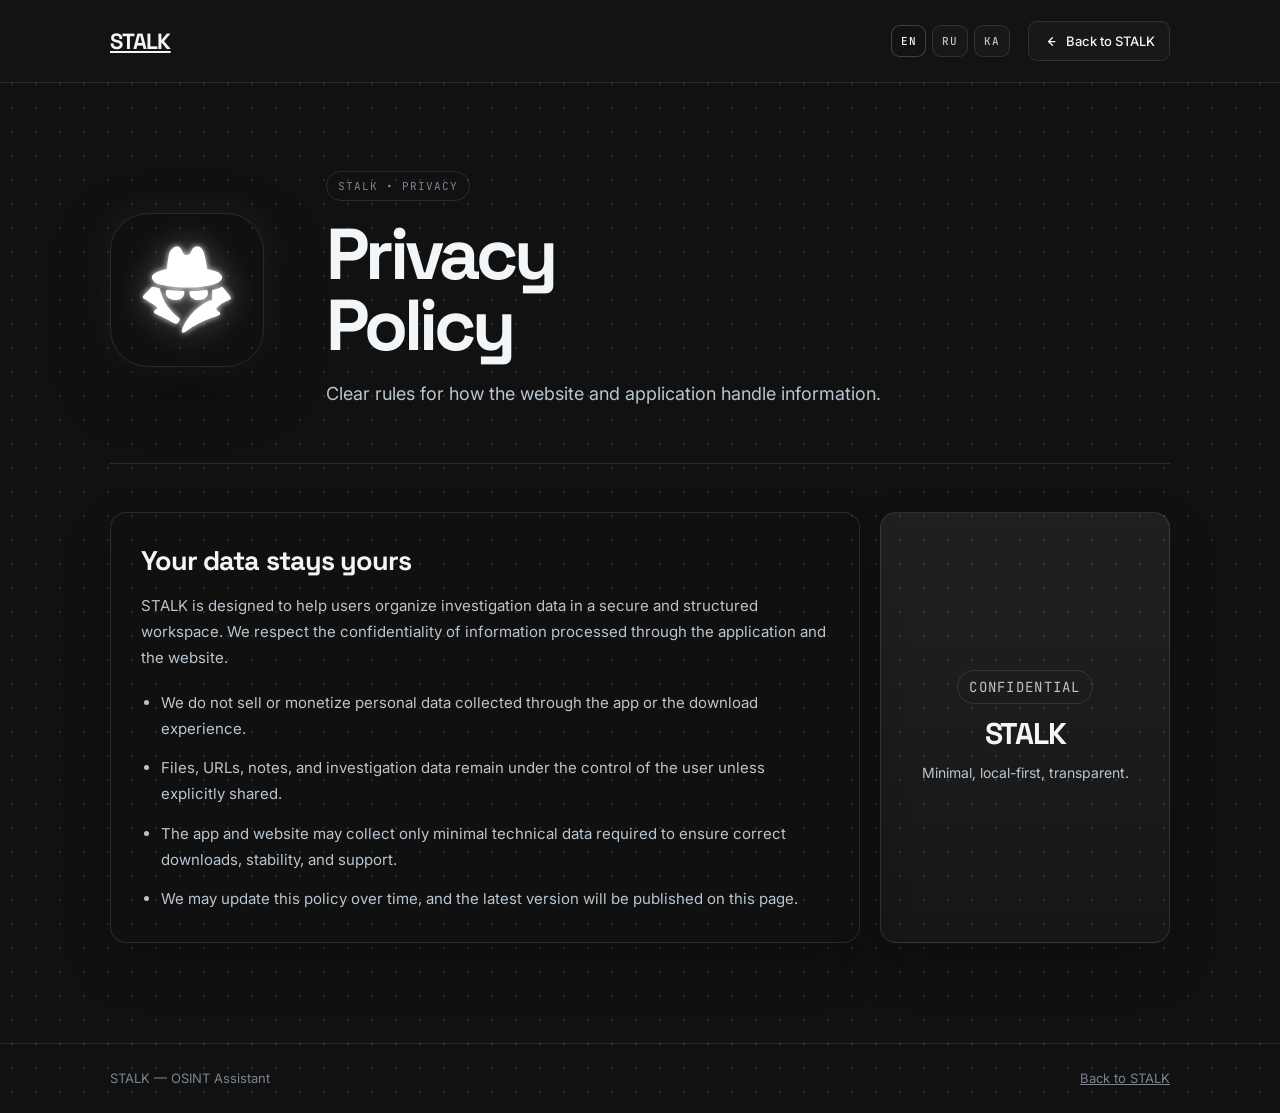
<file: privacy.html>
<!doctype html>
<html lang="en">
<head>
<meta charset="UTF-8" />
<meta name="viewport" content="width=device-width, initial-scale=1.0" />
<title>STALK - Privacy Policy</title>
<link rel="icon" type="image/svg+xml" href="favicon.svg" />
<link rel="preconnect" href="https://fonts.googleapis.com" />
<link rel="preconnect" href="https://fonts.gstatic.com" crossorigin />
<link href="https://fonts.googleapis.com/css2?family=Space+Grotesk:wght@500;700&family=Inter:wght@400;500;600&family=JetBrains+Mono:wght@400;500&display=swap" rel="stylesheet" />
<style>
  :root{--bg:#111111;--panel:#0f0a0a0b;--panel-strong:#131313;--border:rgba(255,255,255,.11);--text:#f3f6f8;--muted:#b9c5cf;--low:#7a8594;--head:'Space Grotesk','Segoe UI',sans-serif;--body:'Inter','Segoe UI',sans-serif;--mono:'JetBrains Mono','Consolas',monospace}
  *{box-sizing:border-box;margin:0;padding:0}
  html{scroll-behavior:smooth}
  body{min-height:100vh;background-color:var(--bg);background-image:radial-gradient(rgba(255,255,255,.12) 1px,transparent 1px);background-size:24px 24px;color:var(--text);font-family:var(--body);line-height:1.6;-webkit-font-smoothing:antialiased}
  a{color:inherit}
  .wrap{width:min(100% - 48px,1060px);margin:0 auto}
  header{border-bottom:1px solid var(--border);background:#131313;backdrop-filter:blur(14px)}
  nav{min-height:82px;display:flex;align-items:center;justify-content:space-between;gap:18px}
  .logo{font:700 22px var(--head);letter-spacing:-.04em}
  .nav-actions{display:flex;align-items:center;gap:10px}
  .lang-switch{display:flex;gap:6px;margin-right:8px}
  .lang-btn,.back-btn{font:500 11px var(--mono);letter-spacing:.08em;text-transform:uppercase;color:var(--muted);border:1px solid var(--border);background:rgba(255,255,255,.025);border-radius:9px;cursor:pointer;transition:background .18s ease,border-color .18s ease,color .18s ease}
  .lang-btn{padding:8px 9px}.lang-btn.is-active{color:var(--text);background:var(--panel-strong);border-color:rgba(255,255,255,.2)}
  .back-btn{display:inline-flex;align-items:center;gap:8px;padding:11px 14px;color:var(--text);text-decoration:none;font-family:var(--body);font-size:13px;letter-spacing:0;text-transform:none}
  .back-btn:hover,.lang-btn:hover{background:var(--panel-strong);border-color:rgba(255,255,255,.22)}
  main{padding:88px 0 100px}
  .privacy-hero{display:grid;grid-template-columns:170px 1fr;gap:46px;align-items:center;padding-bottom:54px;border-bottom:1px solid var(--border)}
  .icon-wrap{display:grid;place-items:center;width:154px;height:154px;border:1px solid var(--border);border-radius:38px;background:var(--panel);box-shadow:0 22px 60px rgba(0,0,0,.34),0 0 38px rgba(255,255,255,.07)}
  .icon-wrap img{width:100px;height:100px;filter:drop-shadow(0 0 3px rgba(255,255,255,.9)) drop-shadow(0 0 16px rgba(255,255,255,.28))}
  .eyebrow{display:inline-flex;padding:7px 11px;border:1px solid var(--border);border-radius:999px;color:var(--low);font:11px var(--mono);letter-spacing:.09em;text-transform:uppercase}
  h1{margin-top:18px;font:700 clamp(42px,7vw,72px)/.98 var(--head);letter-spacing:-.055em;max-width:9ch}
  .lede{margin-top:20px;color:var(--muted);font-size:18px;max-width:54ch}
  .policy-layout{display:grid;grid-template-columns:1fr 290px;gap:20px;margin-top:48px}
  .panel{padding:30px;border:1px solid var(--border);border-radius:16px;background:var(--panel);box-shadow:0 22px 50px rgba(0,0,0,.2)}
  .panel h2{font:700 27px var(--head);letter-spacing:-.035em;margin-bottom:15px}.panel p,.panel li{color:var(--muted);font-size:15px;line-height:1.75}.panel ul{display:grid;gap:13px;padding-left:20px;margin-top:18px}
  .side-panel{display:flex;align-items:center;justify-content:center;text-align:center;background:linear-gradient(180deg,rgba(255,255,255,.065),rgba(255,255,255,.025))}.side-panel strong{display:block;font:700 30px var(--head);letter-spacing:-.04em;margin:10px 0 7px}.side-panel span{color:var(--muted);font-size:14px}
  footer{border-top:1px solid var(--border);padding:24px 0;color:var(--low);font-size:13px}footer .wrap{display:flex;justify-content:space-between;gap:14px;flex-wrap:wrap}
  @media (max-width:760px){.wrap{width:min(100% - 32px,600px)}nav{min-height:72px}.privacy-hero{grid-template-columns:1fr;gap:26px}.icon-wrap{width:112px;height:112px;border-radius:28px}.icon-wrap img{width:74px;height:74px}main{padding:52px 0 68px}.policy-layout{grid-template-columns:1fr;margin-top:34px}.panel{padding:23px 20px}.side-panel{min-height:170px}.lang-switch{margin-right:0}.back-btn span{display:none}.back-btn{width:40px;height:40px;justify-content:center;padding:0}.back-btn svg{width:17px;height:17px}}
  @media (prefers-reduced-motion:reduce){*{scroll-behavior:auto!important;transition:none!important}}
</style>
</head>
<body>
<header>
  <div class="wrap">
    <nav>
      <a class="logo" href="index.html">STALK</a>
      <div class="nav-actions">
        <div class="lang-switch" aria-label="language switcher">
          <button class="lang-btn is-active" type="button" data-lang="en">EN</button>
          <button class="lang-btn" type="button" data-lang="ru">RU</button>
          <button class="lang-btn" type="button" data-lang="ka">KA</button>
        </div>
        <a class="back-btn" href="index.html">
          <svg width="15" height="15" viewBox="0 0 24 24" fill="none" stroke="currentColor" stroke-width="2" stroke-linecap="round" stroke-linejoin="round" aria-hidden="true"><path d="m15 18-6-6 6-6"/><path d="M9 12h10"/></svg>
          <span data-i18n="back">Back to STALK</span>
        </a>
      </div>
    </nav>
  </div>
</header>
<main>
  <div class="wrap">
    <section class="privacy-hero">
      <div class="icon-wrap"><img src="favicon.svg" alt="STALK logo" /></div>
      <div>
        <span class="eyebrow" data-i18n="eyebrow">STALK • privacy</span>
        <h1 data-i18n="title">Privacy Policy</h1>
        <p class="lede" data-i18n="intro">Clear rules for how the website and application handle information.</p>
      </div>
    </section>
    <section class="policy-layout">
      <article class="panel">
        <h2 data-i18n="heading">Your data stays yours</h2>
        <p data-i18n="text">STALK is designed to help users organize investigation data in a secure and structured workspace. We respect the confidentiality of information processed through the application and the website.</p>
        <ul>
          <li data-i18n="one">We do not sell or monetize personal data collected through the app or the download experience.</li>
          <li data-i18n="two">Files, URLs, notes, and investigation data remain under the control of the user unless explicitly shared.</li>
          <li data-i18n="three">The app and website may collect only minimal technical data required to ensure correct downloads, stability, and support.</li>
          <li data-i18n="four">We may update this policy over time, and the latest version will be published on this page.</li>
        </ul>
      </article>
      <aside class="panel side-panel">
        <div>
          <span class="eyebrow" data-i18n="badge">confidential</span>
          <strong>STALK</strong>
          <span data-i18n="note">Minimal, local-first, transparent.</span>
        </div>
      </aside>
    </section>
  </div>
</main>
<footer><div class="wrap"><span>STALK — OSINT Assistant</span><a href="index.html" data-i18n="back">Back to STALK</a></div></footer>
<script>
(function(){
  var translations={
    en:{back:'Back to STALK',eyebrow:'STALK • privacy',title:'Privacy Policy',intro:'Clear rules for how the website and application handle information.',heading:'Your data stays yours',text:'STALK is designed to help users organize investigation data in a secure and structured workspace. We respect the confidentiality of information processed through the application and the website.',one:'We do not sell or monetize personal data collected through the app or the download experience.',two:'Files, URLs, notes, and investigation data remain under the control of the user unless explicitly shared.',three:'The app and website may collect only minimal technical data required to ensure correct downloads, stability, and support.',four:'We may update this policy over time, and the latest version will be published on this page.',badge:'confidential',note:'Minimal, local-first, transparent.',pageTitle:'STALK - Privacy Policy'},
    ru:{back:'Назад к STALK',eyebrow:'STALK • конфиденциальность',title:'Политика конфиденциальности',intro:'Понятные правила обработки информации сайтом и приложением.',heading:'Ваши данные остаются вашими',text:'STALK помогает организовать данные расследований в защищённом и структурированном пространстве. Мы уважаем конфиденциальность информации, обрабатываемой приложением и сайтом.',one:'Мы не продаём и не монетизируем персональные данные, полученные через приложение или загрузку.',two:'Файлы, URL, заметки и данные расследований остаются под контролем пользователя, если он явно ими не поделился.',three:'Приложение и сайт могут собирать только минимальные технические данные для загрузок, стабильности и поддержки.',four:'Мы можем обновлять эту политику, а актуальная версия всегда будет опубликована на этой странице.',badge:'конфиденциально',note:'Минимально, локально, прозрачно.',pageTitle:'STALK - Политика конфиденциальности'},
    ka:{back:'STALK-ზე დაბრუნება',eyebrow:'STALK • კონფიდენციალურობა',title:'კონფიდენციალურობის პოლიტიკა',intro:'გასაგები წესები საიტისა და აპლიკაციის მიერ ინფორმაციის დამუშავებისთვის.',heading:'თქვენი მონაცემები თქვენ გეკუთვნით',text:'STALK შექმნილია გამოძიების მონაცემების უსაფრთხო და სტრუქტურირებულ სივრცეში ორგანიზებისთვის. ჩვენ პატივს ვცემთ აპლიკაციასა და საიტზე დამუშავებული ინფორმაციის კონფიდენციალურობას.',one:'ჩვენ არ ვყიდით და არ ვახდენთ აპლიკაციით ან ჩამოტვირთვით მიღებული პერსონალური მონაცემების მონეტიზაციას.',two:'ფაილები, URL-ები, ჩანაწერები და გამოძიების მონაცემები მომხმარებლის კონტროლში რჩება, თუ ისინი პირდაპირ არ გაზიარდა.',three:'აპლიკაციამ და საიტმა შეიძლება შეაგროვოს მხოლოდ მინიმალური ტექნიკური მონაცემები ჩამოტვირთვისა და მხარდაჭერისთვის.',four:'პოლიტიკა შეიძლება განახლდეს და მისი უახლესი ვერსია ყოველთვის ამ გვერდზე გამოქვეყნდება.',badge:'კონფიდენციალური',note:'მინიმალური, ლოკალური, გამჭვირვალე.',pageTitle:'STALK - კონფიდენციალურობის პოლიტიკა'}
  };
  function applyLanguage(language){var dict=translations[language]||translations.en;document.documentElement.lang=language;document.title=dict.pageTitle;document.querySelectorAll('[data-i18n]').forEach(function(el){el.textContent=dict[el.getAttribute('data-i18n')]||el.textContent});document.querySelectorAll('.lang-btn').forEach(function(btn){btn.classList.toggle('is-active',btn.getAttribute('data-lang')===language)});}
  document.querySelectorAll('.lang-btn').forEach(function(btn){btn.addEventListener('click',function(){applyLanguage(btn.getAttribute('data-lang'))})});
  applyLanguage('en');
})();
</script>
</body>
</html>
</file>
